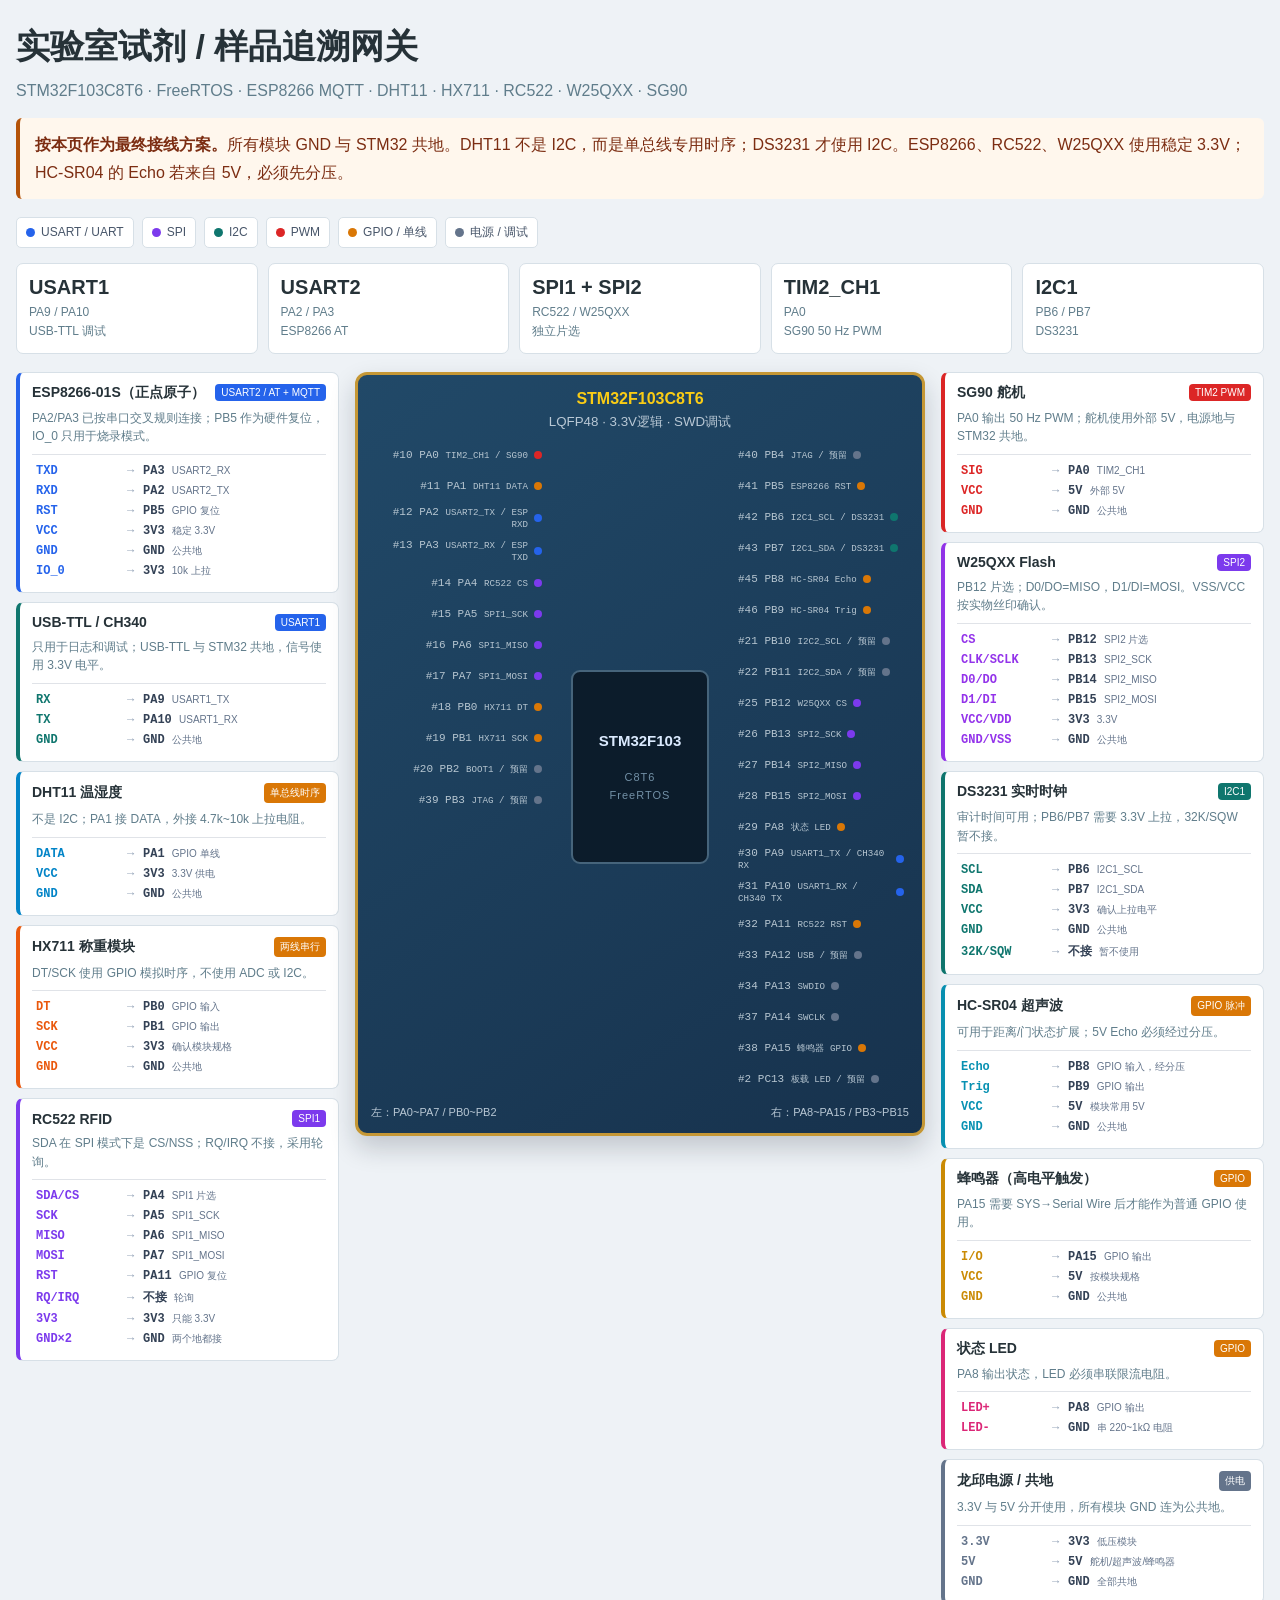
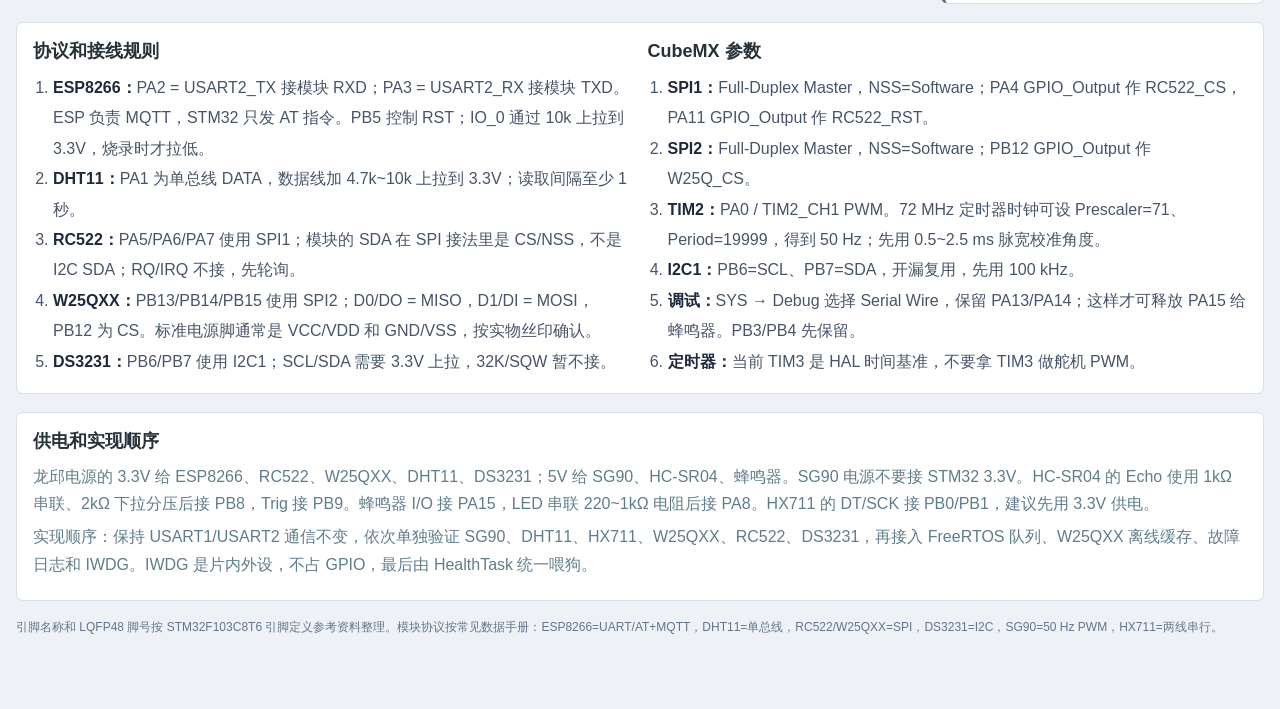
<file: LabTrace 实验室试剂追溯系统/Doc/pin_plan_final.html>
<!DOCTYPE html>
<html lang="zh-CN">
<head>
<meta charset="UTF-8">
<meta name="viewport" content="width=device-width, initial-scale=1.0">
<title>STM32F103C8T6 实验室追溯网关 · 最终接线方案</title>
<style>
:root { --bg:#eef2f6; --panel:#fff; --ink:#263238; --muted:#607d8b; --line:#d7e0e7; --board:#17324d; --board2:#214968; --uart:#2563eb; --spi:#7c3aed; --i2c:#0f766e; --pwm:#dc2626; --gpio:#d97706; --power:#64748b; }
* { box-sizing:border-box; }
body { margin:0; background:var(--bg); color:var(--ink); font-family:"Microsoft YaHei","Segoe UI",sans-serif; }
.app { width:min(1500px,calc(100% - 32px)); margin:0 auto; padding:24px 0 42px; }
header { margin-bottom:18px; }
h1 { margin:0 0 8px; font-size:clamp(22px,3vw,34px); letter-spacing:0; }
.subtitle { margin:0; color:var(--muted); line-height:1.65; }
.notice { margin-top:14px; padding:13px 15px; border-left:4px solid #b45309; border-radius:6px; background:#fff7ed; color:#7c2d12; line-height:1.7; }
.legend { display:flex; flex-wrap:wrap; gap:8px; margin:15px 0; }
.legend-item { display:inline-flex; align-items:center; gap:6px; padding:6px 9px; border:1px solid var(--line); border-radius:5px; background:var(--panel); color:#475569; font-size:12px; }
.legend-dot { width:9px; height:9px; border-radius:50%; }
.summary { display:grid; grid-template-columns:repeat(5,minmax(0,1fr)); gap:10px; margin-bottom:18px; }
.summary-card { padding:12px; border:1px solid var(--line); border-radius:7px; background:var(--panel); }
.summary-card strong { display:block; margin-bottom:3px; font-size:20px; }
.summary-card span { color:var(--muted); font-size:12px; line-height:1.45; }
.layout { display:grid; grid-template-columns:minmax(250px,1fr) 570px minmax(250px,1fr); gap:16px; align-items:start; }
.module-list { display:grid; gap:9px; }
.module-card { --module:#64748b; --module-light:#f8fafc; padding:11px 12px; border:1px solid var(--line); border-left:4px solid var(--module); border-radius:7px; background:var(--panel); cursor:pointer; transition:.16s ease; }
.module-card:hover,.module-card.active { transform:translateY(-1px); box-shadow:0 4px 14px rgba(23,50,77,.12); }
.module-card.active { outline:2px solid var(--module); background:var(--module-light); }
.module-head { display:flex; align-items:center; justify-content:space-between; gap:8px; }
.module-name { font-size:14px; font-weight:700; }
.protocol { padding:3px 6px; border-radius:4px; color:#fff; font-size:10px; white-space:nowrap; }
.module-note { margin:7px 0 0; color:var(--muted); font-size:12px; line-height:1.55; }
.connections { margin-top:8px; padding-top:6px; border-top:1px solid rgba(100,116,139,.2); }
.connection { display:grid; grid-template-columns:82px 17px 1fr; gap:4px; align-items:center; padding:3px 4px; border-radius:3px; font:12px Consolas,monospace; }
.connection.active { background:rgba(255,255,255,.82); }
.module-pin { color:var(--module); font-weight:700; }
.arrow { color:#94a3b8; text-align:center; }
.mcu-pin { color:#334155; font-weight:700; }
.mcu-pin small { color:#64748b; font:10px "Microsoft YaHei",sans-serif; }
.board-wrap { position:sticky; top:12px; }
.board { padding:13px; border:3px solid #c59735; border-radius:12px; background:linear-gradient(145deg,var(--board2),var(--board)); color:#e2e8f0; box-shadow:0 12px 26px rgba(15,23,42,.2); }
.board-title { margin-bottom:10px; text-align:center; color:#facc15; font-weight:700; line-height:1.35; }
.board-title small { display:block; margin-top:4px; color:#b9c8d5; font-weight:400; }
.board-main { display:grid; grid-template-columns:1fr 172px 1fr; gap:7px; align-items:stretch; }
.pin-column { display:grid; gap:3px; align-content:start; }
.pin { min-height:28px; display:flex; align-items:center; gap:6px; padding:3px 5px; border-radius:4px; color:#b7c6d1; font:11px Consolas,monospace; cursor:pointer; }
.left .pin { justify-content:flex-end; text-align:right; }
.right .pin { justify-content:flex-start; }
.pin:hover,.pin.active { background:rgba(255,255,255,.14); color:#fff; }
.pin.active { font-weight:700; }
.pin-dot { width:8px; height:8px; border-radius:50%; background:#94a3b8; flex:0 0 auto; }
.pin.active .pin-dot { background:var(--pin-color,#facc15); box-shadow:0 0 9px var(--pin-color,#facc15); }
.pin.uart .pin-dot { background:var(--uart); }
.pin.spi .pin-dot { background:var(--spi); }
.pin.i2c .pin-dot { background:var(--i2c); }
.pin.pwm .pin-dot { background:var(--pwm); }
.pin.gpio .pin-dot { background:var(--gpio); }
.pin.reserve .pin-dot { background:var(--power); }
.chip { min-height:445px; display:grid; place-items:center; text-align:center; }
.chip-body { width:138px; height:194px; display:grid; place-items:center; border:2px solid #46647b; border-radius:9px; background:#0c1c2b; color:#7391a7; letter-spacing:1px; }
.chip-body strong { display:block; color:#dbeafe; font-size:15px; letter-spacing:0; }
.chip-body span { font-size:11px; }
.board-foot { display:flex; justify-content:space-between; gap:8px; margin-top:12px; color:#b9c8d5; font-size:11px; }
.section { margin-top:18px; padding:16px; border:1px solid var(--line); border-radius:7px; background:var(--panel); }
.section h2 { margin:0 0 10px; font-size:18px; }
.section p { margin:6px 0; color:var(--muted); line-height:1.7; }
.columns { display:grid; grid-template-columns:repeat(2,minmax(0,1fr)); gap:15px; }
.checklist { margin:0; padding-left:20px; color:#475569; line-height:1.9; }
.checklist strong { color:#1e293b; }
.footnote { margin-top:16px; color:#64748b; font-size:12px; line-height:1.7; }
@media (max-width:1160px) { .layout { grid-template-columns:1fr 1fr; } .board-wrap { grid-column:1 / -1; grid-row:1; position:static; max-width:700px; width:100%; margin:0 auto 10px; } }
@media (max-width:760px) { .app { width:min(100% - 20px,560px); padding-top:15px; } .summary { grid-template-columns:repeat(2,1fr); } .layout,.columns { grid-template-columns:1fr; } .board-main { grid-template-columns:1fr 120px 1fr; } .chip-body { width:100px; height:165px; } }
</style>
</head>
<body>
<main class="app">
  <header>
    <h1>实验室试剂 / 样品追溯网关</h1>
    <p class="subtitle">STM32F103C8T6 · FreeRTOS · ESP8266 MQTT · DHT11 · HX711 · RC522 · W25QXX · SG90</p>
    <div class="notice"><strong>按本页作为最终接线方案。</strong>所有模块 GND 与 STM32 共地。DHT11 不是 I2C，而是单总线专用时序；DS3231 才使用 I2C。ESP8266、RC522、W25QXX 使用稳定 3.3V；HC-SR04 的 Echo 若来自 5V，必须先分压。</div>
  </header>

  <div class="legend">
    <span class="legend-item"><i class="legend-dot" style="background:var(--uart)"></i>USART / UART</span>
    <span class="legend-item"><i class="legend-dot" style="background:var(--spi)"></i>SPI</span>
    <span class="legend-item"><i class="legend-dot" style="background:var(--i2c)"></i>I2C</span>
    <span class="legend-item"><i class="legend-dot" style="background:var(--pwm)"></i>PWM</span>
    <span class="legend-item"><i class="legend-dot" style="background:var(--gpio)"></i>GPIO / 单线</span>
    <span class="legend-item"><i class="legend-dot" style="background:var(--power)"></i>电源 / 调试</span>
  </div>

  <section class="summary">
    <div class="summary-card"><strong>USART1</strong><span>PA9 / PA10<br>USB-TTL 调试</span></div>
    <div class="summary-card"><strong>USART2</strong><span>PA2 / PA3<br>ESP8266 AT</span></div>
    <div class="summary-card"><strong>SPI1 + SPI2</strong><span>RC522 / W25QXX<br>独立片选</span></div>
    <div class="summary-card"><strong>TIM2_CH1</strong><span>PA0<br>SG90 50 Hz PWM</span></div>
    <div class="summary-card"><strong>I2C1</strong><span>PB6 / PB7<br>DS3231</span></div>
  </section>

  <section class="layout">
    <aside class="module-list" id="leftModules"></aside>
    <div class="board-wrap">
      <div class="board">
        <div class="board-title">STM32F103C8T6<br><small>LQFP48 · 3.3V逻辑 · SWD调试</small></div>
        <div class="board-main">
          <div class="pin-column left" id="leftPins"></div>
          <div class="chip"><div class="chip-body"><div><strong>STM32F103</strong><br><span>C8T6</span><br><span>FreeRTOS</span></div></div></div>
          <div class="pin-column right" id="rightPins"></div>
        </div>
        <div class="board-foot"><span>左：PA0~PA7 / PB0~PB2</span><span>右：PA8~PA15 / PB3~PB15</span></div>
      </div>
    </div>
    <aside class="module-list" id="rightModules"></aside>
  </section>

  <section class="section columns">
    <div>
      <h2>协议和接线规则</h2>
      <ol class="checklist">
        <li><strong>ESP8266：</strong>PA2 = USART2_TX 接模块 RXD；PA3 = USART2_RX 接模块 TXD。ESP 负责 MQTT，STM32 只发 AT 指令。PB5 控制 RST；IO_0 通过 10k 上拉到 3.3V，烧录时才拉低。</li>
        <li><strong>DHT11：</strong>PA1 为单总线 DATA，数据线加 4.7k~10k 上拉到 3.3V；读取间隔至少 1 秒。</li>
        <li><strong>RC522：</strong>PA5/PA6/PA7 使用 SPI1；模块的 SDA 在 SPI 接法里是 CS/NSS，不是 I2C SDA；RQ/IRQ 不接，先轮询。</li>
        <li><strong>W25QXX：</strong>PB13/PB14/PB15 使用 SPI2；D0/DO = MISO，D1/DI = MOSI，PB12 为 CS。标准电源脚通常是 VCC/VDD 和 GND/VSS，按实物丝印确认。</li>
        <li><strong>DS3231：</strong>PB6/PB7 使用 I2C1；SCL/SDA 需要 3.3V 上拉，32K/SQW 暂不接。</li>
      </ol>
    </div>
    <div>
      <h2>CubeMX 参数</h2>
      <ol class="checklist">
        <li><strong>SPI1：</strong>Full-Duplex Master，NSS=Software；PA4 GPIO_Output 作 RC522_CS，PA11 GPIO_Output 作 RC522_RST。</li>
        <li><strong>SPI2：</strong>Full-Duplex Master，NSS=Software；PB12 GPIO_Output 作 W25Q_CS。</li>
        <li><strong>TIM2：</strong>PA0 / TIM2_CH1 PWM。72 MHz 定时器时钟可设 Prescaler=71、Period=19999，得到 50 Hz；先用 0.5~2.5 ms 脉宽校准角度。</li>
        <li><strong>I2C1：</strong>PB6=SCL、PB7=SDA，开漏复用，先用 100 kHz。</li>
        <li><strong>调试：</strong>SYS → Debug 选择 Serial Wire，保留 PA13/PA14；这样才可释放 PA15 给蜂鸣器。PB3/PB4 先保留。</li>
        <li><strong>定时器：</strong>当前 TIM3 是 HAL 时间基准，不要拿 TIM3 做舵机 PWM。</li>
      </ol>
    </div>
  </section>

  <section class="section">
    <h2>供电和实现顺序</h2>
    <p>龙邱电源的 3.3V 给 ESP8266、RC522、W25QXX、DHT11、DS3231；5V 给 SG90、HC-SR04、蜂鸣器。SG90 电源不要接 STM32 3.3V。HC-SR04 的 Echo 使用 1kΩ 串联、2kΩ 下拉分压后接 PB8，Trig 接 PB9。蜂鸣器 I/O 接 PA15，LED 串联 220~1kΩ 电阻后接 PA8。HX711 的 DT/SCK 接 PB0/PB1，建议先用 3.3V 供电。</p>
    <p>实现顺序：保持 USART1/USART2 通信不变，依次单独验证 SG90、DHT11、HX711、W25QXX、RC522、DS3231，再接入 FreeRTOS 队列、W25QXX 离线缓存、故障日志和 IWDG。IWDG 是片内外设，不占 GPIO，最后由 HealthTask 统一喂狗。</p>
  </section>

  <p class="footnote">引脚名称和 LQFP48 脚号按 STM32F103C8T6 引脚定义参考资料整理。模块协议按常见数据手册：ESP8266=UART/AT+MQTT，DHT11=单总线，RC522/W25QXX=SPI，DS3231=I2C，SG90=50 Hz PWM，HX711=两线串行。</p>
</main>

<script>
const modules = [
  {id:'esp',name:'ESP8266-01S（正点原子）',protocol:'USART2 / AT + MQTT',category:'uart',color:'#2563eb',side:'left',note:'PA2/PA3 已按串口交叉规则连接；PB5 作为硬件复位，IO_0 只用于烧录模式。',conns:[['TXD','PA3','USART2_RX'],['RXD','PA2','USART2_TX'],['RST','PB5','GPIO 复位'],['VCC','3V3','稳定 3.3V'],['GND','GND','公共地'],['IO_0','3V3','10k 上拉'] ]},
  {id:'usbttl',name:'USB-TTL / CH340',protocol:'USART1',category:'uart',color:'#0f766e',side:'left',note:'只用于日志和调试；USB-TTL 与 STM32 共地，信号使用 3.3V 电平。',conns:[['RX','PA9','USART1_TX'],['TX','PA10','USART1_RX'],['GND','GND','公共地']]},
  {id:'dht11',name:'DHT11 温湿度',protocol:'单总线时序',category:'gpio',color:'#0284c7',side:'left',note:'不是 I2C；PA1 接 DATA，外接 4.7k~10k 上拉电阻。',conns:[['DATA','PA1','GPIO 单线'],['VCC','3V3','3.3V 供电'],['GND','GND','公共地']]},
  {id:'hx711',name:'HX711 称重模块',protocol:'两线串行',category:'gpio',color:'#ea580c',side:'left',note:'DT/SCK 使用 GPIO 模拟时序，不使用 ADC 或 I2C。',conns:[['DT','PB0','GPIO 输入'],['SCK','PB1','GPIO 输出'],['VCC','3V3','确认模块规格'],['GND','GND','公共地']]},
  {id:'rc522',name:'RC522 RFID',protocol:'SPI1',category:'spi',color:'#7c3aed',side:'left',note:'SDA 在 SPI 模式下是 CS/NSS；RQ/IRQ 不接，采用轮询。',conns:[['SDA/CS','PA4','SPI1 片选'],['SCK','PA5','SPI1_SCK'],['MISO','PA6','SPI1_MISO'],['MOSI','PA7','SPI1_MOSI'],['RST','PA11','GPIO 复位'],['RQ/IRQ','不接','轮询'],['3V3','3V3','只能 3.3V'],['GND×2','GND','两个地都接']]},
  {id:'servo',name:'SG90 舵机',protocol:'TIM2 PWM',category:'pwm',color:'#dc2626',side:'right',note:'PA0 输出 50 Hz PWM；舵机使用外部 5V，电源地与 STM32 共地。',conns:[['SIG','PA0','TIM2_CH1'],['VCC','5V','外部 5V'],['GND','GND','公共地']]},
  {id:'w25q',name:'W25QXX Flash',protocol:'SPI2',category:'spi',color:'#9333ea',side:'right',note:'PB12 片选；D0/DO=MISO，D1/DI=MOSI。VSS/VCC 按实物丝印确认。',conns:[['CS','PB12','SPI2 片选'],['CLK/SCLK','PB13','SPI2_SCK'],['D0/DO','PB14','SPI2_MISO'],['D1/DI','PB15','SPI2_MOSI'],['VCC/VDD','3V3','3.3V'],['GND/VSS','GND','公共地']]},
  {id:'ds3231',name:'DS3231 实时时钟',protocol:'I2C1',category:'i2c',color:'#0f766e',side:'right',note:'审计时间可用；PB6/PB7 需要 3.3V 上拉，32K/SQW 暂不接。',conns:[['SCL','PB6','I2C1_SCL'],['SDA','PB7','I2C1_SDA'],['VCC','3V3','确认上拉电平'],['GND','GND','公共地'],['32K/SQW','不接','暂不使用']]},
  {id:'hcsr04',name:'HC-SR04 超声波',protocol:'GPIO 脉冲',category:'gpio',color:'#0891b2',side:'right',note:'可用于距离/门状态扩展；5V Echo 必须经过分压。',conns:[['Echo','PB8','GPIO 输入，经分压'],['Trig','PB9','GPIO 输出'],['VCC','5V','模块常用 5V'],['GND','GND','公共地']]},
  {id:'alarm',name:'蜂鸣器（高电平触发）',protocol:'GPIO',category:'gpio',color:'#ca8a04',side:'right',note:'PA15 需要 SYS→Serial Wire 后才能作为普通 GPIO 使用。',conns:[['I/O','PA15','GPIO 输出'],['VCC','5V','按模块规格'],['GND','GND','公共地']]},
  {id:'led',name:'状态 LED',protocol:'GPIO',category:'gpio',color:'#db2777',side:'right',note:'PA8 输出状态，LED 必须串联限流电阻。',conns:[['LED+','PA8','GPIO 输出'],['LED-','GND','串 220~1kΩ 电阻']]},
  {id:'power',name:'龙邱电源 / 共地',protocol:'供电',category:'power',color:'#64748b',side:'right',note:'3.3V 与 5V 分开使用，所有模块 GND 连为公共地。',conns:[['3.3V','3V3','低压模块'],['5V','5V','舵机/超声波/蜂鸣器'],['GND','GND','全部共地']]}
];
const pins = [
  {p:'PA0',n:10,a:'TIM2_CH1 / SG90',c:'pwm',m:'servo'},{p:'PA1',n:11,a:'DHT11 DATA',c:'gpio',m:'dht11'},
  {p:'PA2',n:12,a:'USART2_TX / ESP RXD',c:'uart',m:'esp'},{p:'PA3',n:13,a:'USART2_RX / ESP TXD',c:'uart',m:'esp'},
  {p:'PA4',n:14,a:'RC522 CS',c:'spi',m:'rc522'},{p:'PA5',n:15,a:'SPI1_SCK',c:'spi',m:'rc522'},
  {p:'PA6',n:16,a:'SPI1_MISO',c:'spi',m:'rc522'},{p:'PA7',n:17,a:'SPI1_MOSI',c:'spi',m:'rc522'},
  {p:'PB0',n:18,a:'HX711 DT',c:'gpio',m:'hx711'},{p:'PB1',n:19,a:'HX711 SCK',c:'gpio',m:'hx711'},
  {p:'PB2',n:20,a:'BOOT1 / 预留',c:'reserve',m:''},{p:'PB3',n:39,a:'JTAG / 预留',c:'reserve',m:''},
  {p:'PB4',n:40,a:'JTAG / 预留',c:'reserve',m:''},{p:'PB5',n:41,a:'ESP8266 RST',c:'gpio',m:'esp'},
  {p:'PB6',n:42,a:'I2C1_SCL / DS3231',c:'i2c',m:'ds3231'},{p:'PB7',n:43,a:'I2C1_SDA / DS3231',c:'i2c',m:'ds3231'},
  {p:'PB8',n:45,a:'HC-SR04 Echo',c:'gpio',m:'hcsr04'},{p:'PB9',n:46,a:'HC-SR04 Trig',c:'gpio',m:'hcsr04'},
  {p:'PB10',n:21,a:'I2C2_SCL / 预留',c:'reserve',m:''},{p:'PB11',n:22,a:'I2C2_SDA / 预留',c:'reserve',m:''},
  {p:'PB12',n:25,a:'W25QXX CS',c:'spi',m:'w25q'},{p:'PB13',n:26,a:'SPI2_SCK',c:'spi',m:'w25q'},
  {p:'PB14',n:27,a:'SPI2_MISO',c:'spi',m:'w25q'},{p:'PB15',n:28,a:'SPI2_MOSI',c:'spi',m:'w25q'},
  {p:'PA8',n:29,a:'状态 LED',c:'gpio',m:'led'},{p:'PA9',n:30,a:'USART1_TX / CH340 RX',c:'uart',m:'usbttl'},
  {p:'PA10',n:31,a:'USART1_RX / CH340 TX',c:'uart',m:'usbttl'},{p:'PA11',n:32,a:'RC522 RST',c:'gpio',m:'rc522'},
  {p:'PA12',n:33,a:'USB / 预留',c:'reserve',m:''},{p:'PA13',n:34,a:'SWDIO',c:'reserve',m:''},
  {p:'PA14',n:37,a:'SWCLK',c:'reserve',m:''},{p:'PA15',n:38,a:'蜂鸣器 GPIO',c:'gpio',m:'alarm'},
  {p:'PC13',n:2,a:'板载 LED / 预留',c:'reserve',m:''}
];
const map = Object.fromEntries(modules.map(m => [m.id,m]));
let active = null;
function protocolColor(c) { return {uart:'var(--uart)',spi:'var(--spi)',i2c:'var(--i2c)',pwm:'var(--pwm)',gpio:'var(--gpio)',power:'var(--power)'}[c] || 'var(--power)'; }
function renderModules() {
  ['left','right'].forEach(side => {
    const el = document.getElementById(side === 'left' ? 'leftModules' : 'rightModules');
    el.innerHTML = modules.filter(m => m.side === side).map(m => `<article class="module-card ${active === m.id ? 'active' : ''}" data-module="${m.id}" style="--module:${m.color};--module-light:${m.color}18"><div class="module-head"><span class="module-name">${m.name}</span><span class="protocol" style="background:${protocolColor(m.category)}">${m.protocol}</span></div><p class="module-note">${m.note}</p><div class="connections">${m.conns.map(c => `<div class="connection ${active === m.id ? 'active' : ''}" data-module="${m.id}"><span class="module-pin">${c[0]}</span><span class="arrow">→</span><span class="mcu-pin">${c[1]} <small>${c[2]}</small></span></div>`).join('')}</div></article>`).join('');
  });
  document.querySelectorAll('.module-card,.connection').forEach(el => el.addEventListener('click', e => { e.stopPropagation(); activate(el.dataset.module); }));
}
function renderPins() {
  const left = pins.slice(0,12), right = pins.slice(12);
  const html = x => { const m = x.m ? map[x.m] : null; return `<div class="pin ${x.c} ${active === x.m ? 'active' : ''}" data-module="${x.m}" title="${x.p} · ${x.a}"><span>#${x.n} ${x.p} <small>${x.a}</small></span><i class="pin-dot" style="--pin-color:${m ? m.color : '#94a3b8'}"></i></div>`; };
  document.getElementById('leftPins').innerHTML = left.map(html).join('');
  document.getElementById('rightPins').innerHTML = right.map(html).join('');
  document.querySelectorAll('.pin').forEach(el => el.addEventListener('click', e => { e.stopPropagation(); if (el.dataset.module) activate(el.dataset.module); }));
}
function activate(id) { active = active === id ? null : id; renderModules(); renderPins(); }
document.body.addEventListener('click', () => { if (active) { active = null; renderModules(); renderPins(); } });
renderModules(); renderPins();
</script>
</body>
</html>
</file>
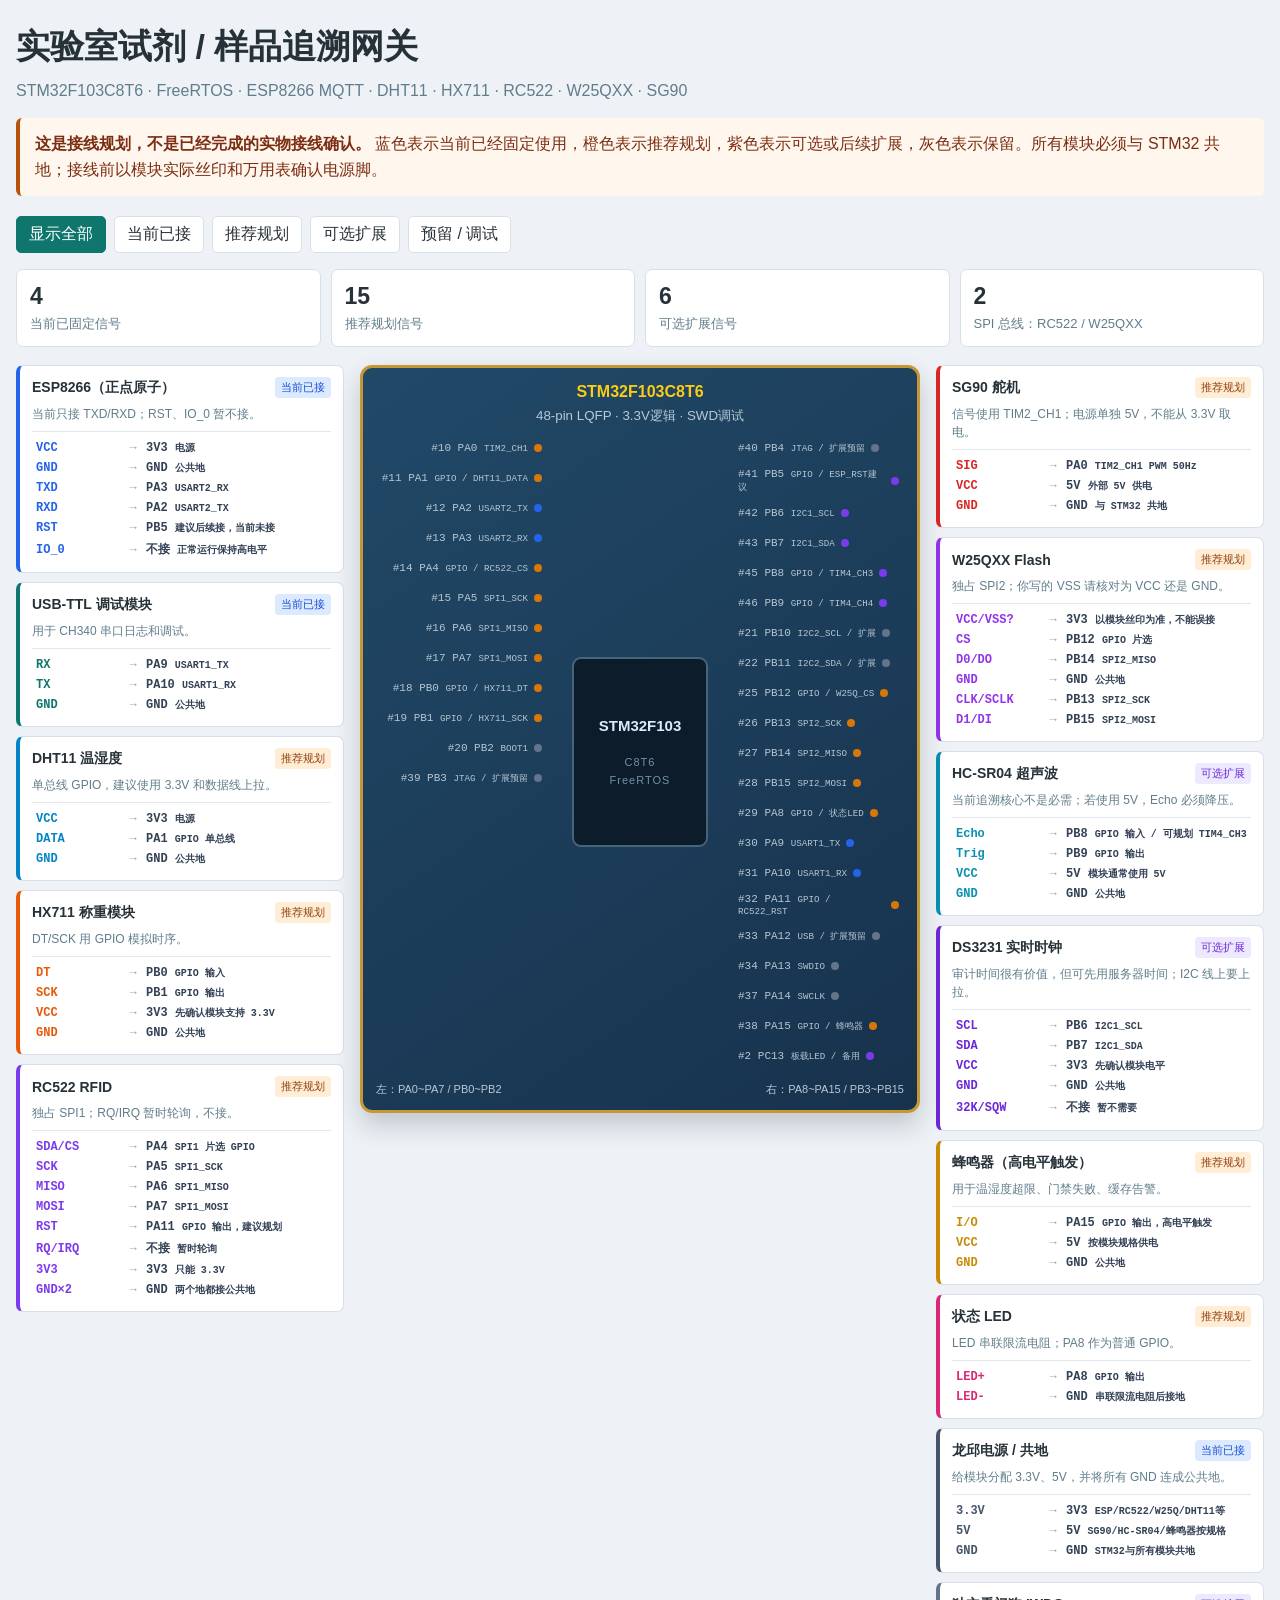
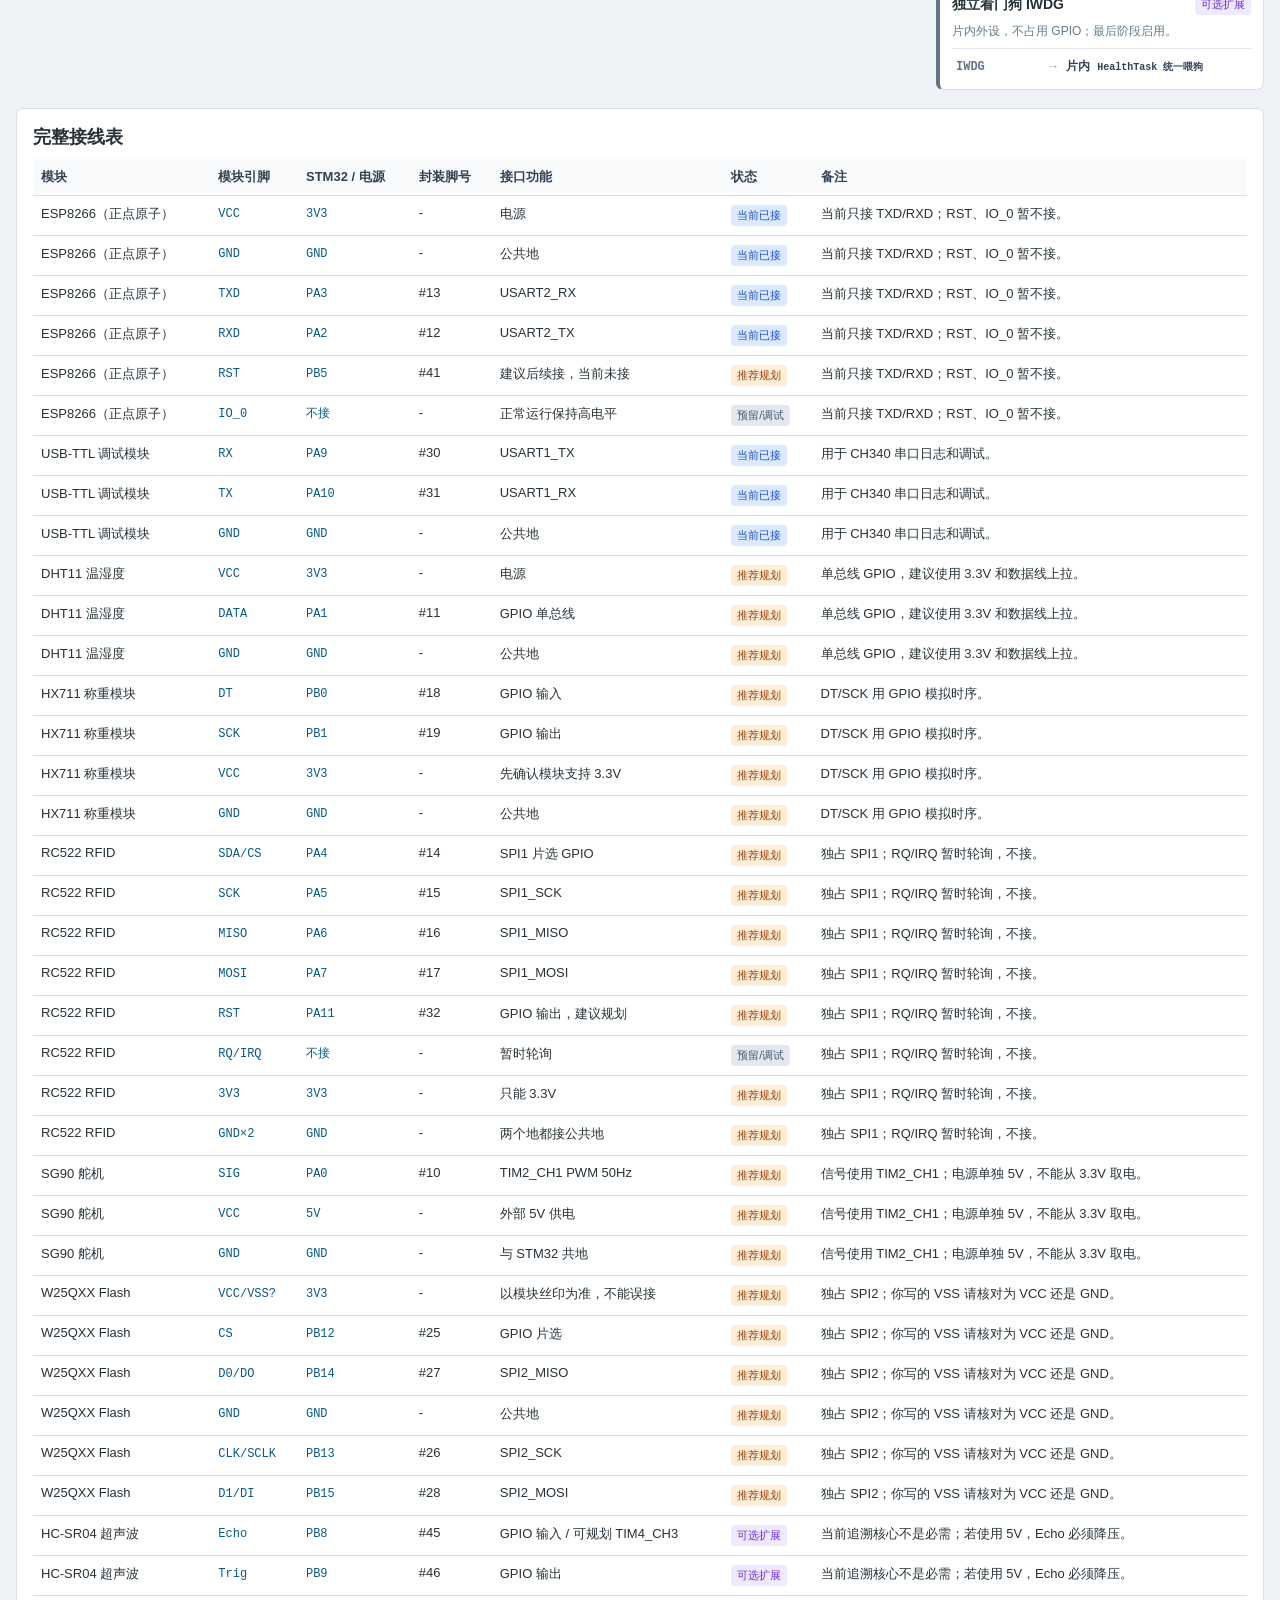
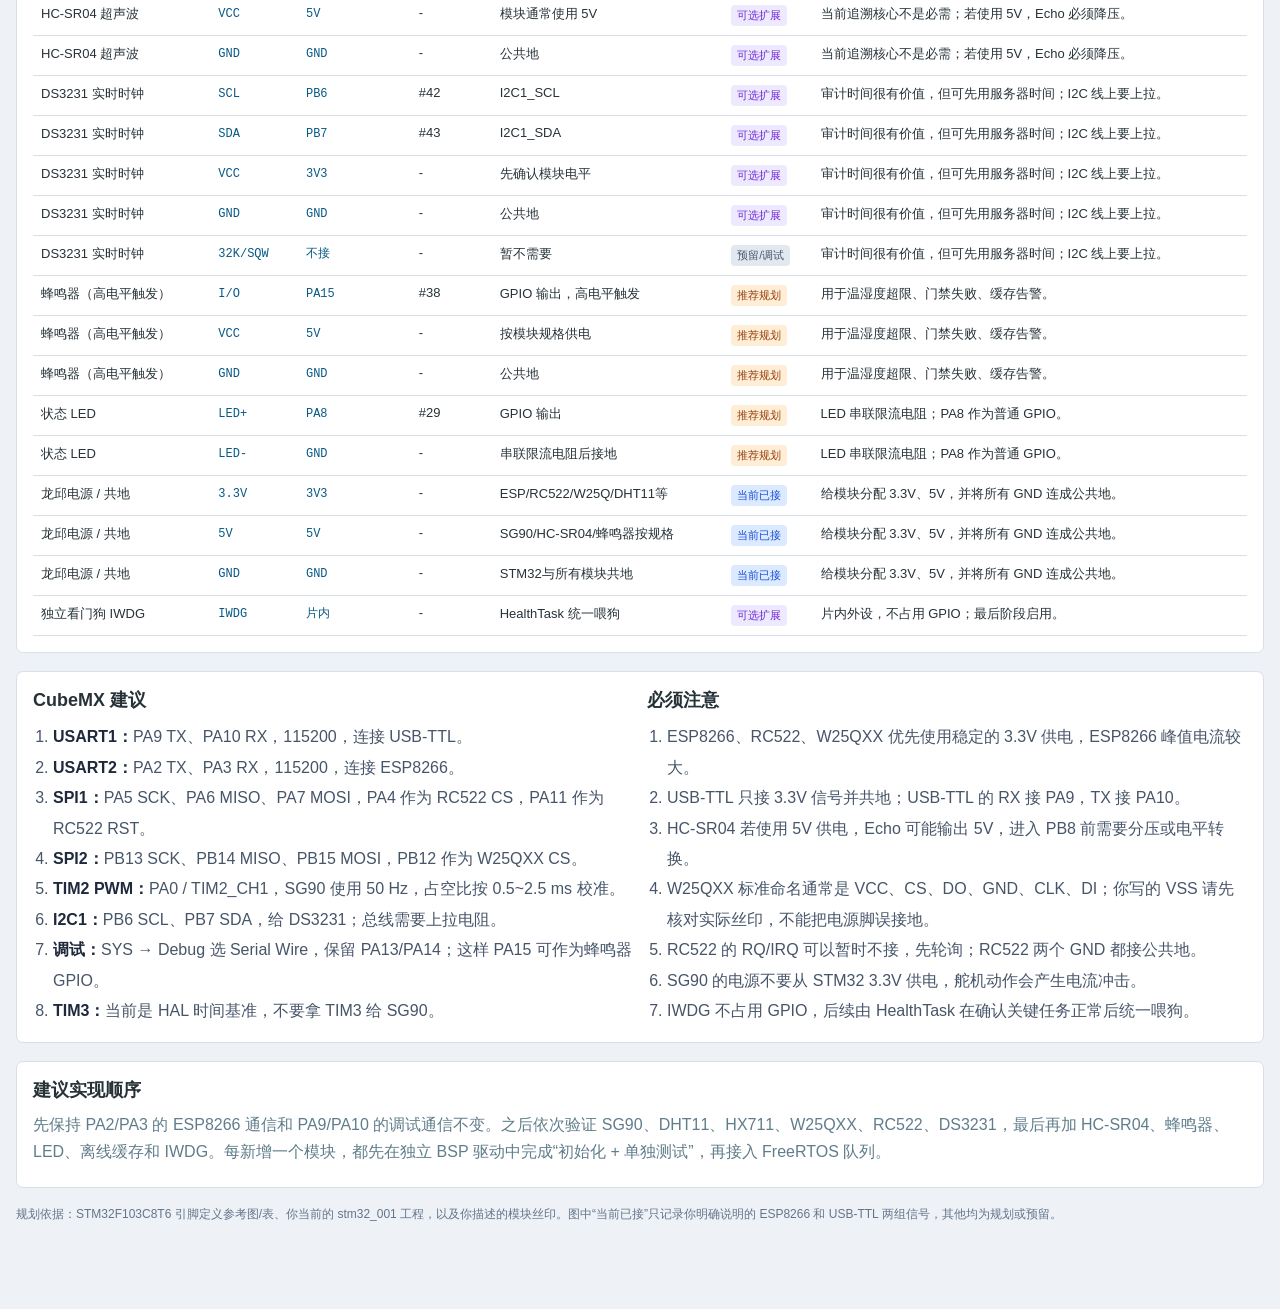
<file: LabTrace 实验室试剂追溯系统/Core/stm32_001/pin_plan.html>
<!DOCTYPE html>
<html lang="zh-CN">
<head>
<meta charset="UTF-8">
<meta name="viewport" content="width=device-width, initial-scale=1.0">
<title>实验室试剂追溯网关 · STM32F103C8T6 引脚规划</title>
<style>
:root {
  --bg: #eef2f6;
  --ink: #263238;
  --muted: #607d8b;
  --line: #d7e0e7;
  --panel: #ffffff;
  --board: #17324d;
  --board-2: #214968;
  --accent: #0f766e;
  --fixed: #2563eb;
  --planned: #d97706;
  --optional: #7c3aed;
  --reserved: #64748b;
  --warning: #b45309;
}
* { box-sizing: border-box; }
body {
  margin: 0;
  color: var(--ink);
  background: var(--bg);
  font-family: "Microsoft YaHei", "Segoe UI", sans-serif;
}
button { font: inherit; }
.app { width: min(1560px, calc(100% - 32px)); margin: 0 auto; padding: 24px 0 40px; }
header { margin-bottom: 20px; }
h1 { margin: 0 0 8px; font-size: clamp(22px, 3vw, 34px); letter-spacing: 0; }
.subtitle { margin: 0; color: var(--muted); line-height: 1.6; }
.notice {
  margin-top: 14px; padding: 13px 15px; border-left: 4px solid var(--warning);
  background: #fff7ed; color: #7c2d12; line-height: 1.65; border-radius: 6px;
}
.toolbar { display: flex; flex-wrap: wrap; gap: 8px; margin: 16px 0; }
.filter {
  border: 1px solid var(--line); background: var(--panel); color: var(--ink);
  padding: 7px 12px; border-radius: 5px; cursor: pointer;
}
.filter.active { color: #fff; background: var(--accent); border-color: var(--accent); }
.summary { display: grid; grid-template-columns: repeat(4, minmax(0, 1fr)); gap: 10px; margin-bottom: 18px; }
.summary-card { background: var(--panel); border: 1px solid var(--line); border-radius: 7px; padding: 13px; }
.summary-card strong { display: block; font-size: 23px; margin-bottom: 4px; }
.summary-card span { color: var(--muted); font-size: 13px; }
.layout { display: grid; grid-template-columns: minmax(245px, 1fr) 560px minmax(245px, 1fr); gap: 16px; align-items: start; }
.module-list { display: grid; gap: 9px; }
.module-card {
  --module: #64748b; --module-light: #f1f5f9;
  background: var(--panel); border: 1px solid var(--line); border-left: 4px solid var(--module);
  border-radius: 7px; padding: 11px 12px; cursor: pointer; transition: .16s ease;
}
.module-card:hover, .module-card.active { transform: translateY(-1px); box-shadow: 0 4px 14px rgba(23, 50, 77, .12); }
.module-card.active { background: var(--module-light); outline: 2px solid var(--module); }
.module-head { display: flex; align-items: center; justify-content: space-between; gap: 8px; }
.module-name { font-size: 14px; font-weight: 700; }
.state { font-size: 11px; padding: 3px 6px; border-radius: 4px; white-space: nowrap; }
.state.fixed { color: #1d4ed8; background: #dbeafe; }
.state.planned { color: #92400e; background: #ffedd5; }
.state.optional { color: #6d28d9; background: #ede9fe; }
.state.reserved { color: #475569; background: #e2e8f0; }
.module-note { margin: 7px 0 0; color: var(--muted); font-size: 12px; line-height: 1.5; }
.connections { margin-top: 8px; border-top: 1px solid rgba(100,116,139,.18); padding-top: 6px; }
.connection { display: grid; grid-template-columns: 84px 18px 1fr; gap: 4px; align-items: center; font: 12px Consolas, monospace; padding: 3px 4px; border-radius: 3px; }
.connection.active { background: rgba(255,255,255,.82); }
.connection .module-pin { color: var(--module); font-weight: 700; }
.connection .arrow { color: #94a3b8; text-align: center; }
.connection .mcu-pin { color: #334155; font-weight: 700; }
.board-wrap { position: sticky; top: 12px; }
.board {
  background: linear-gradient(145deg, var(--board-2), var(--board)); border: 3px solid #c59735;
  border-radius: 12px; padding: 13px; color: #e2e8f0; box-shadow: 0 12px 26px rgba(15, 23, 42, .2);
}
.board-title { text-align: center; color: #facc15; font-weight: 700; line-height: 1.35; margin-bottom: 10px; }
.board-title small { display: block; color: #b9c8d5; font-weight: 400; margin-top: 4px; }
.board-main { display: grid; grid-template-columns: 1fr 170px 1fr; gap: 8px; align-items: stretch; }
.pin-column { display: grid; gap: 3px; align-content: start; }
.pin {
  min-height: 27px; display: flex; align-items: center; gap: 6px; padding: 3px 5px;
  border-radius: 4px; color: #b7c6d1; font: 11px Consolas, monospace; cursor: pointer;
}
.left .pin { justify-content: flex-end; text-align: right; }
.right .pin { justify-content: flex-start; }
.pin:hover { background: rgba(255,255,255,.09); }
.pin.active { background: rgba(255,255,255,.19); color: #fff; font-weight: 700; }
.pin-dot { width: 8px; height: 8px; border-radius: 50%; background: #94a3b8; flex: 0 0 auto; }
.pin.active .pin-dot { background: var(--pin-color, #facc15); box-shadow: 0 0 9px var(--pin-color, #facc15); }
.pin.fixed .pin-dot { background: var(--fixed); }
.pin.planned .pin-dot { background: var(--planned); }
.pin.optional .pin-dot { background: var(--optional); }
.pin.reserved .pin-dot { background: var(--reserved); }
.chip { min-height: 420px; display: grid; place-items: center; text-align: center; }
.chip-body { width: 136px; height: 190px; border: 2px solid #46647b; border-radius: 9px; background: #0c1c2b; display: grid; place-items: center; color: #7391a7; letter-spacing: 1px; }
.chip-body strong { display: block; color: #dbeafe; font-size: 15px; letter-spacing: 0; }
.chip-body span { font-size: 11px; }
.board-foot { display: flex; justify-content: space-between; gap: 8px; color: #b9c8d5; font-size: 11px; margin-top: 12px; }
.section { margin-top: 18px; background: var(--panel); border: 1px solid var(--line); border-radius: 7px; padding: 16px; }
.section h2 { margin: 0 0 10px; font-size: 18px; }
.section p { margin: 6px 0; color: var(--muted); line-height: 1.65; }
.table-wrap { overflow-x: auto; }
table { width: 100%; border-collapse: collapse; min-width: 760px; font-size: 13px; }
th, td { border-bottom: 1px solid var(--line); padding: 9px 8px; text-align: left; vertical-align: top; }
th { background: #f8fafc; color: #334155; white-space: nowrap; }
td code { color: #075985; font: 12px Consolas, monospace; }
tr.highlight { background: #fff7ed; }
.tag { display: inline-block; padding: 3px 6px; border-radius: 4px; font-size: 11px; }
.tag.fixed { color: #1d4ed8; background: #dbeafe; }
.tag.planned { color: #92400e; background: #ffedd5; }
.tag.optional { color: #6d28d9; background: #ede9fe; }
.tag.reserved { color: #475569; background: #e2e8f0; }
.columns { display: grid; grid-template-columns: repeat(2, minmax(0, 1fr)); gap: 14px; }
.checklist { margin: 0; padding-left: 20px; line-height: 1.9; color: #475569; }
.checklist strong { color: #1e293b; }
.footnote { color: #64748b; font-size: 12px; line-height: 1.7; margin-top: 16px; }
@media (max-width: 1120px) { .layout { grid-template-columns: 1fr 1fr; } .board-wrap { grid-column: 1 / -1; grid-row: 1; position: static; max-width: 700px; width: 100%; margin: 0 auto 10px; } }
@media (max-width: 720px) { .app { width: min(100% - 20px, 560px); padding-top: 15px; } .summary { grid-template-columns: repeat(2, 1fr); } .layout { grid-template-columns: 1fr; } .board-main { grid-template-columns: 1fr 120px 1fr; } .chip-body { width: 100px; height: 165px; } .columns { grid-template-columns: 1fr; } }
</style>
</head>
<body>
<main class="app">
  <header>
    <h1>实验室试剂 / 样品追溯网关</h1>
    <p class="subtitle">STM32F103C8T6 · FreeRTOS · ESP8266 MQTT · DHT11 · HX711 · RC522 · W25QXX · SG90</p>
    <div class="notice"><strong>这是接线规划，不是已经完成的实物接线确认。</strong> 蓝色表示当前已经固定使用，橙色表示推荐规划，紫色表示可选或后续扩展，灰色表示保留。所有模块必须与 STM32 共地；接线前以模块实际丝印和万用表确认电源脚。</div>
  </header>

  <div class="toolbar" aria-label="筛选引脚状态">
    <button class="filter active" data-filter="all">显示全部</button>
    <button class="filter" data-filter="fixed">当前已接</button>
    <button class="filter" data-filter="planned">推荐规划</button>
    <button class="filter" data-filter="optional">可选扩展</button>
    <button class="filter" data-filter="reserved">预留 / 调试</button>
  </div>

  <section class="summary">
    <div class="summary-card"><strong id="fixedCount">0</strong><span>当前已固定信号</span></div>
    <div class="summary-card"><strong id="plannedCount">0</strong><span>推荐规划信号</span></div>
    <div class="summary-card"><strong id="optionalCount">0</strong><span>可选扩展信号</span></div>
    <div class="summary-card"><strong>2</strong><span>SPI 总线：RC522 / W25QXX</span></div>
  </section>

  <section class="layout">
    <aside class="module-list" id="leftModules"></aside>
    <div class="board-wrap">
      <div class="board">
        <div class="board-title">STM32F103C8T6<br><small>48-pin LQFP · 3.3V逻辑 · SWD调试</small></div>
        <div class="board-main">
          <div class="pin-column left" id="leftPins"></div>
          <div class="chip"><div class="chip-body"><div><strong>STM32F103</strong><br><span>C8T6</span><br><span>FreeRTOS</span></div></div></div>
          <div class="pin-column right" id="rightPins"></div>
        </div>
        <div class="board-foot"><span>左：PA0~PA7 / PB0~PB2</span><span>右：PA8~PA15 / PB3~PB15</span></div>
      </div>
    </div>
    <aside class="module-list" id="rightModules"></aside>
  </section>

  <section class="section">
    <h2>完整接线表</h2>
    <div class="table-wrap"><table><thead><tr><th>模块</th><th>模块引脚</th><th>STM32 / 电源</th><th>封装脚号</th><th>接口功能</th><th>状态</th><th>备注</th></tr></thead><tbody id="wiringTable"></tbody></table></div>
  </section>

  <section class="section columns">
    <div>
      <h2>CubeMX 建议</h2>
      <ol class="checklist">
        <li><strong>USART1：</strong>PA9 TX、PA10 RX，115200，连接 USB-TTL。</li>
        <li><strong>USART2：</strong>PA2 TX、PA3 RX，115200，连接 ESP8266。</li>
        <li><strong>SPI1：</strong>PA5 SCK、PA6 MISO、PA7 MOSI，PA4 作为 RC522 CS，PA11 作为 RC522 RST。</li>
        <li><strong>SPI2：</strong>PB13 SCK、PB14 MISO、PB15 MOSI，PB12 作为 W25QXX CS。</li>
        <li><strong>TIM2 PWM：</strong>PA0 / TIM2_CH1，SG90 使用 50 Hz，占空比按 0.5~2.5 ms 校准。</li>
        <li><strong>I2C1：</strong>PB6 SCL、PB7 SDA，给 DS3231；总线需要上拉电阻。</li>
        <li><strong>调试：</strong>SYS → Debug 选 Serial Wire，保留 PA13/PA14；这样 PA15 可作为蜂鸣器 GPIO。</li>
        <li><strong>TIM3：</strong>当前是 HAL 时间基准，不要拿 TIM3 给 SG90。</li>
      </ol>
    </div>
    <div>
      <h2>必须注意</h2>
      <ol class="checklist">
        <li>ESP8266、RC522、W25QXX 优先使用稳定的 3.3V 供电，ESP8266 峰值电流较大。</li>
        <li>USB-TTL 只接 3.3V 信号并共地；USB-TTL 的 RX 接 PA9，TX 接 PA10。</li>
        <li>HC-SR04 若使用 5V 供电，Echo 可能输出 5V，进入 PB8 前需要分压或电平转换。</li>
        <li>W25QXX 标准命名通常是 VCC、CS、DO、GND、CLK、DI；你写的 VSS 请先核对实际丝印，不能把电源脚误接地。</li>
        <li>RC522 的 RQ/IRQ 可以暂时不接，先轮询；RC522 两个 GND 都接公共地。</li>
        <li>SG90 的电源不要从 STM32 3.3V 供电，舵机动作会产生电流冲击。</li>
        <li>IWDG 不占用 GPIO，后续由 HealthTask 在确认关键任务正常后统一喂狗。</li>
      </ol>
    </div>
  </section>

  <section class="section">
    <h2>建议实现顺序</h2>
    <p>先保持 PA2/PA3 的 ESP8266 通信和 PA9/PA10 的调试通信不变。之后依次验证 SG90、DHT11、HX711、W25QXX、RC522、DS3231，最后再加 HC-SR04、蜂鸣器、LED、离线缓存和 IWDG。每新增一个模块，都先在独立 BSP 驱动中完成“初始化 + 单独测试”，再接入 FreeRTOS 队列。</p>
  </section>

  <p class="footnote">规划依据：STM32F103C8T6 引脚定义参考图/表、你当前的 stm32_001 工程，以及你描述的模块丝印。图中“当前已接”只记录你明确说明的 ESP8266 和 USB-TTL 两组信号，其他均为规划或预留。</p>
</main>

<script>
const modules = [
  { id:'esp', name:'ESP8266（正点原子）', color:'#2563eb', state:'fixed', side:'left', note:'当前只接 TXD/RXD；RST、IO_0 暂不接。', conns:[
    ['VCC','3V3','电源','fixed'], ['GND','GND','公共地','fixed'], ['TXD','PA3','USART2_RX','fixed'], ['RXD','PA2','USART2_TX','fixed'], ['RST','PB5','建议后续接，当前未接','planned'], ['IO_0','不接','正常运行保持高电平','reserved']
  ]},
  { id:'usbttl', name:'USB-TTL 调试模块', color:'#0f766e', state:'fixed', side:'left', note:'用于 CH340 串口日志和调试。', conns:[
    ['RX','PA9','USART1_TX'], ['TX','PA10','USART1_RX'], ['GND','GND','公共地']
  ]},
  { id:'dht11', name:'DHT11 温湿度', color:'#0284c7', state:'planned', side:'left', note:'单总线 GPIO，建议使用 3.3V 和数据线上拉。', conns:[
    ['VCC','3V3','电源'], ['DATA','PA1','GPIO 单总线'], ['GND','GND','公共地']
  ]},
  { id:'hx711', name:'HX711 称重模块', color:'#ea580c', state:'planned', side:'left', note:'DT/SCK 用 GPIO 模拟时序。', conns:[
    ['DT','PB0','GPIO 输入'], ['SCK','PB1','GPIO 输出'], ['VCC','3V3','先确认模块支持 3.3V'], ['GND','GND','公共地']
  ]},
  { id:'rc522', name:'RC522 RFID', color:'#7c3aed', state:'planned', side:'left', note:'独占 SPI1；RQ/IRQ 暂时轮询，不接。', conns:[
    ['SDA/CS','PA4','SPI1 片选 GPIO','planned'], ['SCK','PA5','SPI1_SCK','planned'], ['MISO','PA6','SPI1_MISO','planned'], ['MOSI','PA7','SPI1_MOSI','planned'], ['RST','PA11','GPIO 输出，建议规划','planned'], ['RQ/IRQ','不接','暂时轮询','reserved'], ['3V3','3V3','只能 3.3V','planned'], ['GND×2','GND','两个地都接公共地','planned']
  ]},
  { id:'servo', name:'SG90 舵机', color:'#dc2626', state:'planned', side:'right', note:'信号使用 TIM2_CH1；电源单独 5V，不能从 3.3V 取电。', conns:[
    ['SIG','PA0','TIM2_CH1 PWM 50Hz'], ['VCC','5V','外部 5V 供电'], ['GND','GND','与 STM32 共地']
  ]},
  { id:'w25q', name:'W25QXX Flash', color:'#9333ea', state:'planned', side:'right', note:'独占 SPI2；你写的 VSS 请核对为 VCC 还是 GND。', conns:[
    ['VCC/VSS?','3V3','以模块丝印为准，不能误接'], ['CS','PB12','GPIO 片选'], ['D0/DO','PB14','SPI2_MISO'], ['GND','GND','公共地'], ['CLK/SCLK','PB13','SPI2_SCK'], ['D1/DI','PB15','SPI2_MOSI']
  ]},
  { id:'hcsr04', name:'HC-SR04 超声波', color:'#0891b2', state:'optional', side:'right', note:'当前追溯核心不是必需；若使用 5V，Echo 必须降压。', conns:[
    ['Echo','PB8','GPIO 输入 / 可规划 TIM4_CH3'], ['Trig','PB9','GPIO 输出'], ['VCC','5V','模块通常使用 5V'], ['GND','GND','公共地']
  ]},
  { id:'ds3231', name:'DS3231 实时时钟', color:'#6d28d9', state:'optional', side:'right', note:'审计时间很有价值，但可先用服务器时间；I2C 线上要上拉。', conns:[
    ['SCL','PB6','I2C1_SCL','optional'], ['SDA','PB7','I2C1_SDA','optional'], ['VCC','3V3','先确认模块电平','optional'], ['GND','GND','公共地','optional'], ['32K/SQW','不接','暂不需要','reserved']
  ]},
  { id:'alarm', name:'蜂鸣器（高电平触发）', color:'#ca8a04', state:'planned', side:'right', note:'用于温湿度超限、门禁失败、缓存告警。', conns:[
    ['I/O','PA15','GPIO 输出，高电平触发'], ['VCC','5V','按模块规格供电'], ['GND','GND','公共地']
  ]},
  { id:'led', name:'状态 LED', color:'#db2777', state:'planned', side:'right', note:'LED 串联限流电阻；PA8 作为普通 GPIO。', conns:[
    ['LED+','PA8','GPIO 输出'], ['LED-','GND','串联限流电阻后接地']
  ]},
  { id:'power', name:'龙邱电源 / 共地', color:'#475569', state:'fixed', side:'right', note:'给模块分配 3.3V、5V，并将所有 GND 连成公共地。', conns:[
    ['3.3V','3V3','ESP/RC522/W25Q/DHT11等'], ['5V','5V','SG90/HC-SR04/蜂鸣器按规格'], ['GND','GND','STM32与所有模块共地']
  ]},
  { id:'iwdg', name:'独立看门狗 IWDG', color:'#64748b', state:'optional', side:'right', note:'片内外设，不占用 GPIO；最后阶段启用。', conns:[
    ['IWDG','片内','HealthTask 统一喂狗']
  ]}
];

const pins = [
  {p:'PA0', alt:'TIM2_CH1', state:'planned', m:'servo'},
  {p:'PA1', alt:'GPIO / DHT11_DATA', state:'planned', m:'dht11'},
  {p:'PA2', alt:'USART2_TX', state:'fixed', m:'esp'},
  {p:'PA3', alt:'USART2_RX', state:'fixed', m:'esp'},
  {p:'PA4', alt:'GPIO / RC522_CS', state:'planned', m:'rc522'},
  {p:'PA5', alt:'SPI1_SCK', state:'planned', m:'rc522'},
  {p:'PA6', alt:'SPI1_MISO', state:'planned', m:'rc522'},
  {p:'PA7', alt:'SPI1_MOSI', state:'planned', m:'rc522'},
  {p:'PB0', alt:'GPIO / HX711_DT', state:'planned', m:'hx711'},
  {p:'PB1', alt:'GPIO / HX711_SCK', state:'planned', m:'hx711'},
  {p:'PB2', alt:'BOOT1', state:'reserved', m:''},
  {p:'PB3', alt:'JTAG / 扩展预留', state:'reserved', m:''},
  {p:'PB4', alt:'JTAG / 扩展预留', state:'reserved', m:''},
  {p:'PB5', alt:'GPIO / ESP_RST建议', state:'optional', m:'esp'},
  {p:'PB6', alt:'I2C1_SCL', state:'optional', m:'ds3231'},
  {p:'PB7', alt:'I2C1_SDA', state:'optional', m:'ds3231'},
  {p:'PB8', alt:'GPIO / TIM4_CH3', state:'optional', m:'hcsr04'},
  {p:'PB9', alt:'GPIO / TIM4_CH4', state:'optional', m:'hcsr04'},
  {p:'PB10', alt:'I2C2_SCL / 扩展', state:'reserved', m:''},
  {p:'PB11', alt:'I2C2_SDA / 扩展', state:'reserved', m:''},
  {p:'PB12', alt:'GPIO / W25Q_CS', state:'planned', m:'w25q'},
  {p:'PB13', alt:'SPI2_SCK', state:'planned', m:'w25q'},
  {p:'PB14', alt:'SPI2_MISO', state:'planned', m:'w25q'},
  {p:'PB15', alt:'SPI2_MOSI', state:'planned', m:'w25q'},
  {p:'PA8', alt:'GPIO / 状态LED', state:'planned', m:'led'},
  {p:'PA9', alt:'USART1_TX', state:'fixed', m:'usbttl'},
  {p:'PA10', alt:'USART1_RX', state:'fixed', m:'usbttl'},
  {p:'PA11', alt:'GPIO / RC522_RST', state:'planned', m:'rc522'},
  {p:'PA12', alt:'USB / 扩展预留', state:'reserved', m:''},
  {p:'PA13', alt:'SWDIO', state:'reserved', m:''},
  {p:'PA14', alt:'SWCLK', state:'reserved', m:''},
  {p:'PA15', alt:'GPIO / 蜂鸣器', state:'planned', m:'alarm'},
  {p:'PC13', alt:'板载LED / 备用', state:'optional', m:''}
];

// STM32F103C8T6 LQFP48 封装脚号，便于把端口名对应到芯片实物。
const pinNumbers = {
  PA0:10, PA1:11, PA2:12, PA3:13, PA4:14, PA5:15, PA6:16, PA7:17,
  PB0:18, PB1:19, PB2:20, PB10:21, PB11:22,
  PB12:25, PB13:26, PB14:27, PB15:28, PA8:29, PA9:30, PA10:31,
  PA11:32, PA12:33, PA13:34, PA14:37, PA15:38,
  PB3:39, PB4:40, PB5:41, PB6:42, PB7:43, PB8:45, PB9:46, PC13:2
};

const leftPins = pins.slice(0, 12);
const rightPins = pins.slice(12);
const moduleMap = Object.fromEntries(modules.map(x => [x.id, x]));
let activeModule = null;
let activeFilter = 'all';

function tag(state) { const labels = {fixed:'当前已接', planned:'推荐规划', optional:'可选扩展', reserved:'预留/调试'}; return `<span class="tag ${state}">${labels[state]}</span>`; }
function stateBadge(state) { const labels = {fixed:'当前已接', planned:'推荐规划', optional:'可选扩展', reserved:'预留/调试'}; return `<span class="state ${state}">${labels[state]}</span>`; }
function hexLight(hex) { const n = hex.slice(1); const r=parseInt(n.slice(0,2),16),g=parseInt(n.slice(2,4),16),b=parseInt(n.slice(4,6),16); return `rgba(${r},${g},${b},.09)`; }
function visible(state) { return activeFilter === 'all' || state === activeFilter; }
function connectionState(module, connection) { return connection[3] || (connection[1] === '不接' ? 'reserved' : module.state); }

function renderModules() {
  ['left','right'].forEach(side => {
    const el = document.getElementById(side === 'left' ? 'leftModules' : 'rightModules');
    el.innerHTML = modules.filter(m => m.side === side).map(m => {
      const visibleConnections = m.conns.filter(c => visible(connectionState(m, c)));
      if (!visibleConnections.length) return '';
      return `
      <article class="module-card ${activeModule === m.id ? 'active' : ''}" data-module="${m.id}" style="--module:${m.color};--module-light:${hexLight(m.color)}">
        <div class="module-head"><span class="module-name">${m.name}</span>${stateBadge(activeFilter === 'all' ? m.state : activeFilter)}</div>
        <p class="module-note">${m.note}</p>
        <div class="connections">${visibleConnections.map(c => `<div class="connection ${activeModule === m.id ? 'active' : ''}" data-module="${m.id}"><span class="module-pin">${c[0]}</span><span class="arrow">→</span><span class="mcu-pin">${c[1]} <small>${c[2]}</small></span></div>`).join('')}</div>
      </article>`;
    }).join('');
  });
  document.querySelectorAll('.module-card,.connection').forEach(el => el.addEventListener('click', e => { e.stopPropagation(); activate(el.dataset.module); }));
}

function renderPins() {
  function pinHtml(x) { const m = x.m ? moduleMap[x.m] : null; const hidden = !visible(x.state) ? 'style="opacity:.25"' : ''; const no = pinNumbers[x.p] ? `#${pinNumbers[x.p]} ` : ''; return `<div class="pin ${x.state} ${activeModule === x.m ? 'active' : ''}" data-pin="${x.p}" data-module="${x.m}" ${hidden} title="${x.p} · ${x.alt}"><span>${no}${x.p} <small>${x.alt}</small></span><i class="pin-dot" style="--pin-color:${m ? m.color : '#94a3b8'}"></i></div>`; }
  document.getElementById('leftPins').innerHTML = leftPins.map(pinHtml).join('');
  document.getElementById('rightPins').innerHTML = rightPins.map(pinHtml).join('');
  document.querySelectorAll('.pin').forEach(el => el.addEventListener('click', e => { e.stopPropagation(); if (el.dataset.module) activate(el.dataset.module); }));
}

function renderTable() {
  const rows = [];
  modules.forEach(m => m.conns.forEach(c => {
    const state = connectionState(m, c);
    const pinNo = pinNumbers[c[1]] ? `#${pinNumbers[c[1]]}` : '-';
    if (visible(state)) rows.push(`<tr class="${activeModule === m.id ? 'highlight' : ''}"><td>${m.name}</td><td><code>${c[0]}</code></td><td><code>${c[1]}</code></td><td>${pinNo}</td><td>${c[2]}</td><td>${tag(state)}</td><td>${m.note}</td></tr>`);
  }));
  document.getElementById('wiringTable').innerHTML = rows.join('');
}

function activate(id) { activeModule = activeModule === id ? null : id; renderModules(); renderPins(); renderTable(); }
function renderCounts() {
  const count = state => pins.filter(p => p.state === state).length;
  document.getElementById('fixedCount').textContent = count('fixed');
  document.getElementById('plannedCount').textContent = count('planned');
  document.getElementById('optionalCount').textContent = count('optional');
}
document.querySelectorAll('.filter').forEach(btn => btn.addEventListener('click', () => { activeFilter = btn.dataset.filter; document.querySelectorAll('.filter').forEach(x => x.classList.toggle('active', x === btn)); renderModules(); renderPins(); renderTable(); }));
document.body.addEventListener('click', () => { if (activeModule) { activeModule = null; renderModules(); renderPins(); renderTable(); } });
renderCounts(); renderModules(); renderPins(); renderTable();
</script>
</body>
</html>
</file>
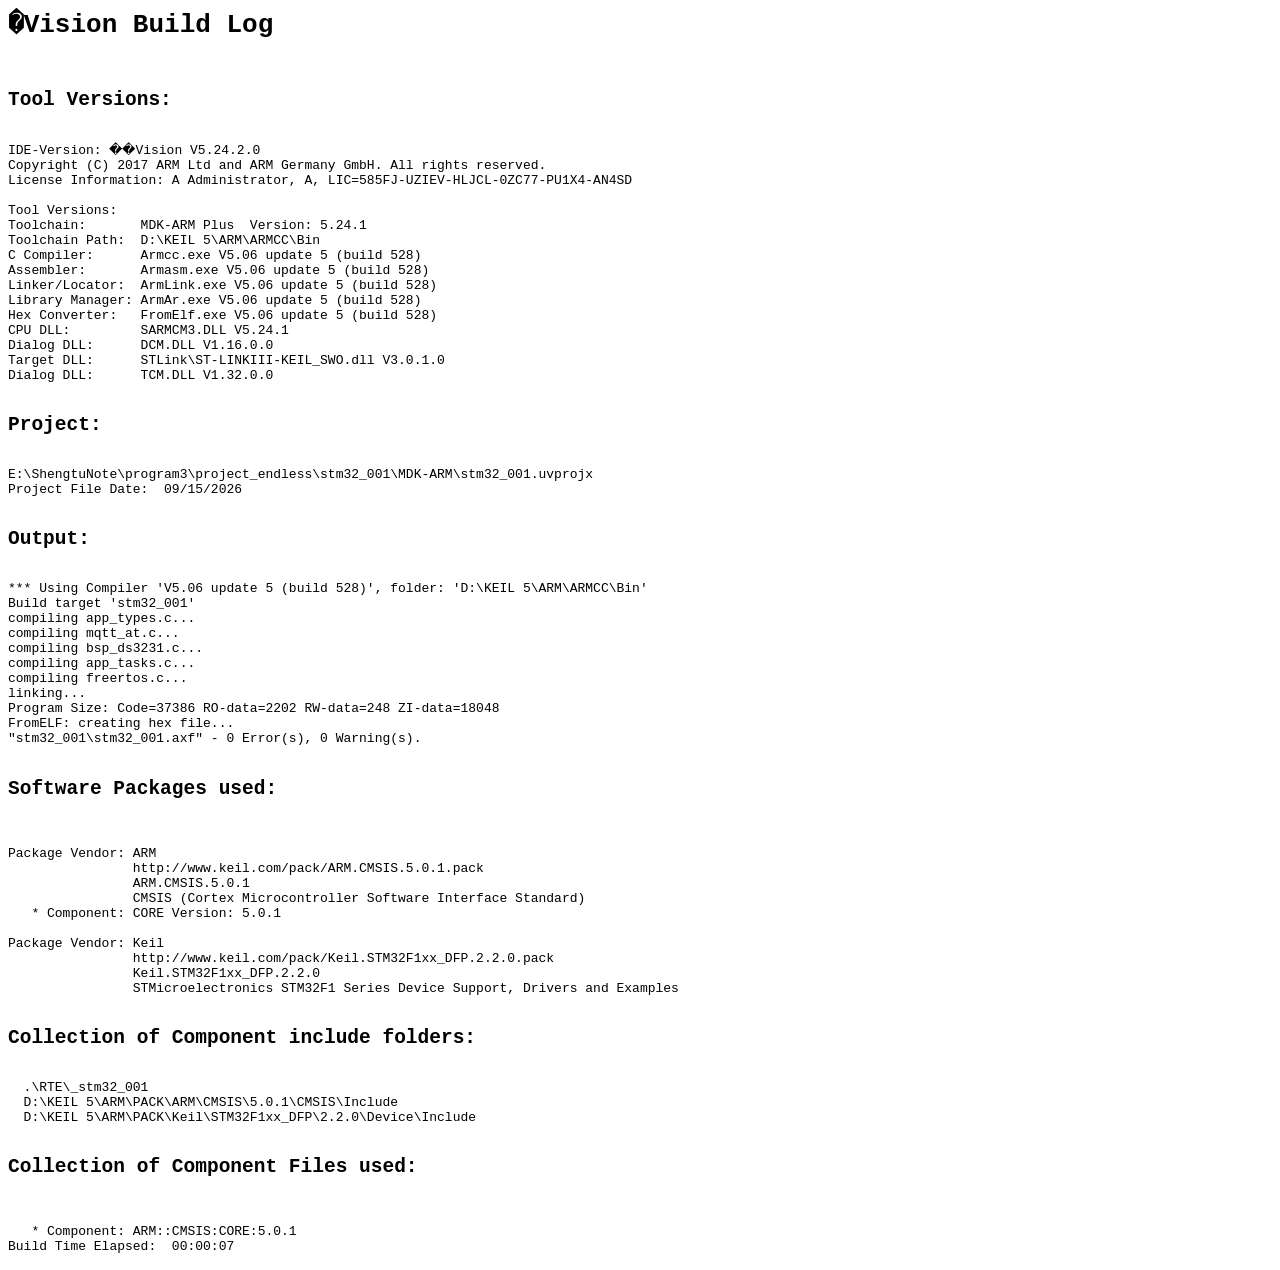
<file: LabTrace 实验室试剂追溯系统/Core/stm32_001/MDK-ARM/stm32_001/stm32_001.build_log.htm>
<html>
<body>
<pre>
<h1>�Vision Build Log</h1>
<h2>Tool Versions:</h2>
IDE-Version: ��Vision V5.24.2.0
Copyright (C) 2017 ARM Ltd and ARM Germany GmbH. All rights reserved.
License Information: A Administrator, A, LIC=585FJ-UZIEV-HLJCL-0ZC77-PU1X4-AN4SD
 
Tool Versions:
Toolchain:       MDK-ARM Plus  Version: 5.24.1
Toolchain Path:  D:\KEIL 5\ARM\ARMCC\Bin
C Compiler:      Armcc.exe V5.06 update 5 (build 528)
Assembler:       Armasm.exe V5.06 update 5 (build 528)
Linker/Locator:  ArmLink.exe V5.06 update 5 (build 528)
Library Manager: ArmAr.exe V5.06 update 5 (build 528)
Hex Converter:   FromElf.exe V5.06 update 5 (build 528)
CPU DLL:         SARMCM3.DLL V5.24.1
Dialog DLL:      DCM.DLL V1.16.0.0
Target DLL:      STLink\ST-LINKIII-KEIL_SWO.dll V3.0.1.0
Dialog DLL:      TCM.DLL V1.32.0.0
 
<h2>Project:</h2>
E:\ShengtuNote\program3\project_endless\stm32_001\MDK-ARM\stm32_001.uvprojx
Project File Date:  09/15/2026

<h2>Output:</h2>
*** Using Compiler 'V5.06 update 5 (build 528)', folder: 'D:\KEIL 5\ARM\ARMCC\Bin'
Build target 'stm32_001'
compiling app_types.c...
compiling mqtt_at.c...
compiling bsp_ds3231.c...
compiling app_tasks.c...
compiling freertos.c...
linking...
Program Size: Code=37386 RO-data=2202 RW-data=248 ZI-data=18048  
FromELF: creating hex file...
"stm32_001\stm32_001.axf" - 0 Error(s), 0 Warning(s).

<h2>Software Packages used:</h2>

Package Vendor: ARM
                http://www.keil.com/pack/ARM.CMSIS.5.0.1.pack
                ARM.CMSIS.5.0.1
                CMSIS (Cortex Microcontroller Software Interface Standard)
   * Component: CORE Version: 5.0.1

Package Vendor: Keil
                http://www.keil.com/pack/Keil.STM32F1xx_DFP.2.2.0.pack
                Keil.STM32F1xx_DFP.2.2.0
                STMicroelectronics STM32F1 Series Device Support, Drivers and Examples

<h2>Collection of Component include folders:</h2>
  .\RTE\_stm32_001
  D:\KEIL 5\ARM\PACK\ARM\CMSIS\5.0.1\CMSIS\Include
  D:\KEIL 5\ARM\PACK\Keil\STM32F1xx_DFP\2.2.0\Device\Include

<h2>Collection of Component Files used:</h2>

   * Component: ARM::CMSIS:CORE:5.0.1
Build Time Elapsed:  00:00:07
</pre>
</body>
</html>
</file>
